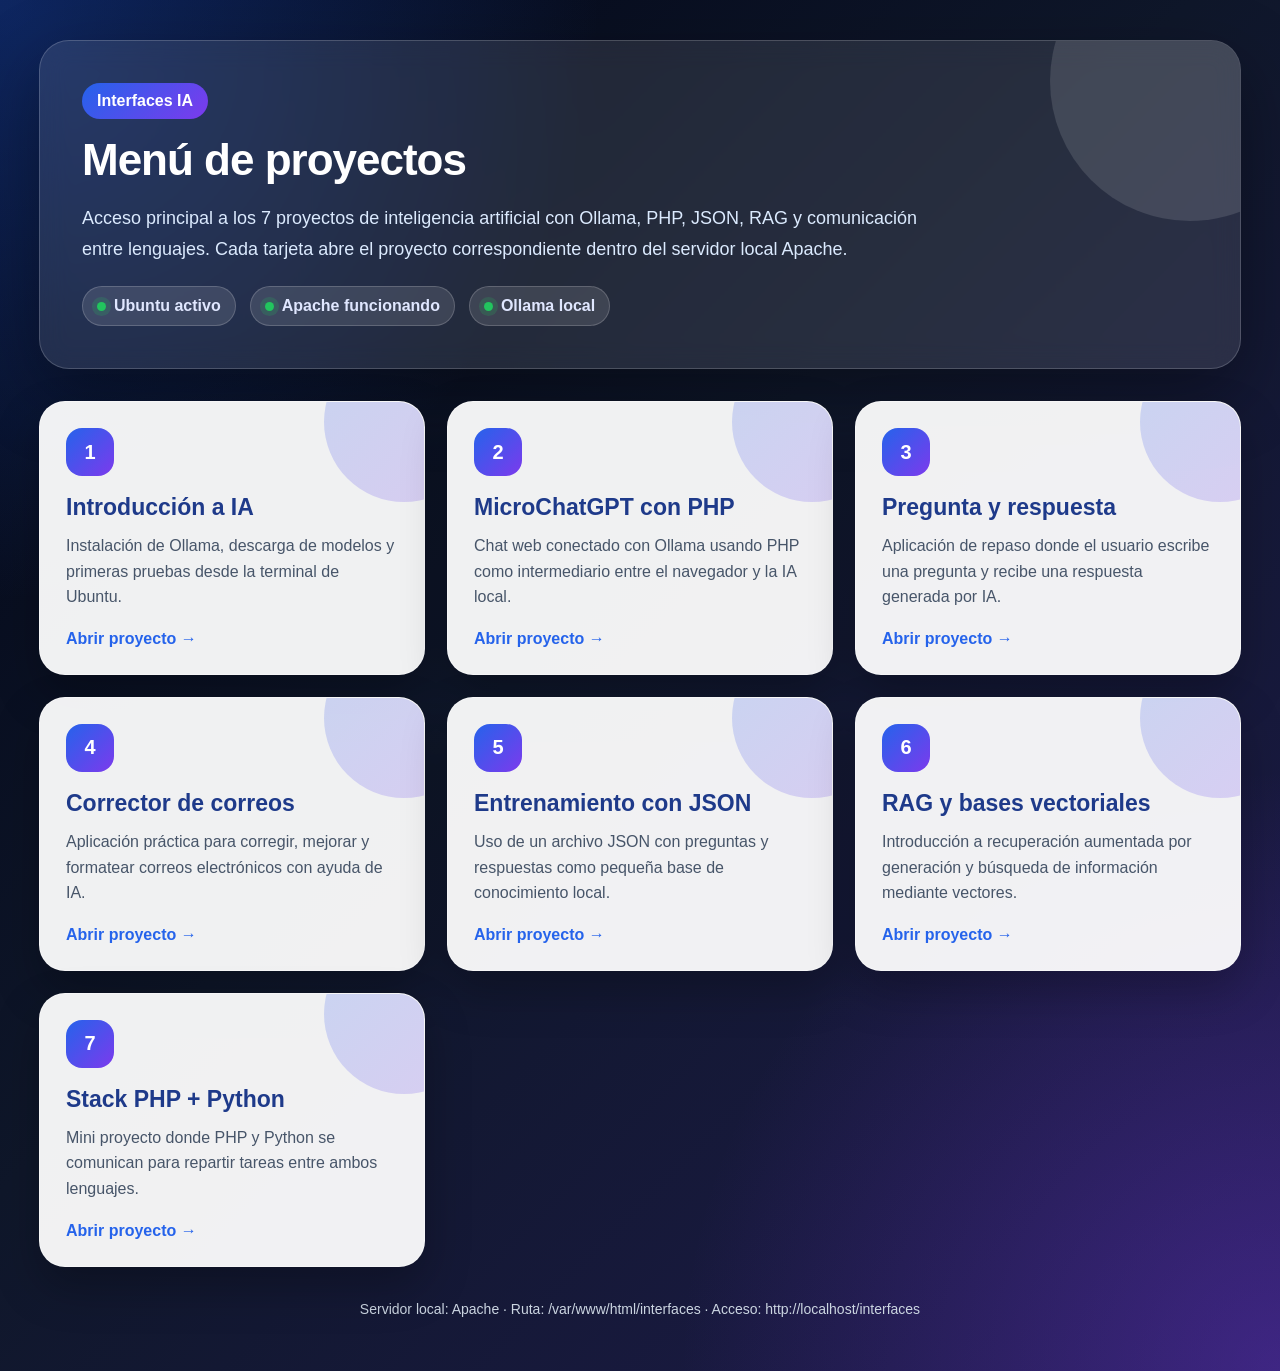
<file: index.html>
<!DOCTYPE html>
<html lang="es">
<head>
    <meta charset="UTF-8">
    <title>Interfaces IA - Menú de Proyectos</title>
    <meta name="viewport" content="width=device-width, initial-scale=1.0">

    <style>
        * {
            box-sizing: border-box;
        }

        :root {
            --azul: #2563eb;
            --azul-oscuro: #1e3a8a;
            --morado: #7c3aed;
            --fondo: #020617;
            --texto: #1e293b;
            --gris: #64748b;
            --blanco: #ffffff;
            --verde: #22c55e;
            --borde: rgba(255,255,255,0.18);
        }

        body {
            margin: 0;
            min-height: 100vh;
            font-family: "Segoe UI", Arial, sans-serif;
            background:
                radial-gradient(circle at top left, rgba(37, 99, 235, 0.35), transparent 32%),
                radial-gradient(circle at bottom right, rgba(124, 58, 237, 0.35), transparent 32%),
                linear-gradient(135deg, #020617, #0f172a 45%, #1e1b4b);
            color: white;
        }

        .contenedor {
            width: 100%;
            max-width: 1250px;
            margin: 0 auto;
            padding: 40px 24px;
        }

        .hero {
            background: rgba(255,255,255,0.10);
            border: 1px solid var(--borde);
            backdrop-filter: blur(14px);
            border-radius: 30px;
            padding: 42px;
            margin-bottom: 32px;
            box-shadow: 0 25px 70px rgba(0,0,0,0.35);
            position: relative;
            overflow: hidden;
        }

        .hero::after {
            content: "";
            position: absolute;
            width: 280px;
            height: 280px;
            right: -90px;
            top: -100px;
            background: rgba(255,255,255,0.12);
            border-radius: 50%;
        }

        .etiqueta {
            display: inline-block;
            background: linear-gradient(135deg, var(--azul), var(--morado));
            padding: 9px 15px;
            border-radius: 999px;
            font-weight: 800;
            margin-bottom: 16px;
        }

        .hero h1 {
            margin: 0;
            font-size: 44px;
            letter-spacing: -1px;
            position: relative;
            z-index: 1;
        }

        .hero p {
            max-width: 850px;
            font-size: 18px;
            line-height: 1.7;
            color: #dbeafe;
            position: relative;
            z-index: 1;
        }

        .estado {
            display: flex;
            gap: 14px;
            flex-wrap: wrap;
            margin-top: 22px;
            position: relative;
            z-index: 1;
        }

        .pill {
            background: rgba(255,255,255,0.12);
            border: 1px solid rgba(255,255,255,0.18);
            padding: 10px 14px;
            border-radius: 999px;
            color: #e0e7ff;
            font-weight: 600;
        }

        .pill span {
            display: inline-block;
            width: 9px;
            height: 9px;
            background: var(--verde);
            border-radius: 50%;
            margin-right: 8px;
            box-shadow: 0 0 0 5px rgba(34,197,94,0.18);
        }

        .grid {
            display: grid;
            grid-template-columns: repeat(3, 1fr);
            gap: 22px;
        }

        .card {
            text-decoration: none;
            color: inherit;
            background: rgba(255,255,255,0.94);
            color: var(--texto);
            border-radius: 26px;
            padding: 26px;
            min-height: 245px;
            display: flex;
            flex-direction: column;
            justify-content: space-between;
            border: 1px solid rgba(255,255,255,0.35);
            box-shadow: 0 20px 45px rgba(0,0,0,0.25);
            transition: 0.25s;
            position: relative;
            overflow: hidden;
        }

        .card::before {
            content: "";
            position: absolute;
            width: 160px;
            height: 160px;
            right: -60px;
            top: -60px;
            background: linear-gradient(135deg, rgba(37,99,235,0.20), rgba(124,58,237,0.20));
            border-radius: 50%;
        }

        .card:hover {
            transform: translateY(-8px);
            box-shadow: 0 28px 60px rgba(0,0,0,0.35);
        }

        .num {
            width: 48px;
            height: 48px;
            background: linear-gradient(135deg, var(--azul), var(--morado));
            color: white;
            border-radius: 16px;
            display: grid;
            place-items: center;
            font-size: 20px;
            font-weight: 900;
            margin-bottom: 18px;
        }

        .card h2 {
            margin: 0 0 12px;
            color: var(--azul-oscuro);
            font-size: 23px;
            position: relative;
            z-index: 1;
        }

        .card p {
            color: #475569;
            line-height: 1.6;
            margin: 0;
            position: relative;
            z-index: 1;
        }

        .abrir {
            margin-top: 20px;
            display: inline-flex;
            align-items: center;
            gap: 8px;
            color: var(--azul);
            font-weight: 900;
            position: relative;
            z-index: 1;
        }

        .desactivado {
            opacity: 0.62;
            cursor: not-allowed;
        }

        .desactivado:hover {
            transform: none;
        }

        .footer {
            margin-top: 34px;
            text-align: center;
            color: #cbd5e1;
            font-size: 14px;
        }

        @media (max-width: 1000px) {
            .grid {
                grid-template-columns: repeat(2, 1fr);
            }

            .hero h1 {
                font-size: 36px;
            }
        }

        @media (max-width: 650px) {
            .contenedor {
                padding: 24px 14px;
            }

            .hero {
                padding: 28px;
            }

            .hero h1 {
                font-size: 30px;
            }

            .grid {
                grid-template-columns: 1fr;
            }
        }
    </style>
</head>
<body>

    <main class="contenedor">

        <section class="hero">
            <span class="etiqueta">Interfaces IA</span>

            <h1>Menú de proyectos</h1>

            <p>
                Acceso principal a los 7 proyectos de inteligencia artificial con Ollama,
                PHP, JSON, RAG y comunicación entre lenguajes. Cada tarjeta abre el proyecto
                correspondiente dentro del servidor local Apache.
            </p>

            <div class="estado">
                <div class="pill"><span></span>Ubuntu activo</div>
                <div class="pill"><span></span>Apache funcionando</div>
                <div class="pill"><span></span>Ollama local</div>
            </div>
        </section>

        <section class="grid">

            <a class="card" href="proyecto1-introduccion-ia/">
                <div>
                    <div class="num">1</div>
                    <h2>Introducción a IA</h2>
                    <p>
                        Instalación de Ollama, descarga de modelos y primeras pruebas
                        desde la terminal de Ubuntu.
                    </p>
                </div>
                <span class="abrir">Abrir proyecto →</span>
            </a>

            <a class="card" href="proyecto2-microchatgpt-php/">
                <div>
                    <div class="num">2</div>
                    <h2>MicroChatGPT con PHP</h2>
                    <p>
                        Chat web conectado con Ollama usando PHP como intermediario
                        entre el navegador y la IA local.
                    </p>
                </div>
                <span class="abrir">Abrir proyecto →</span>
            </a>

            <a class="card" href="proyecto3-pregunta-respuesta/">
                <div>
                    <div class="num">3</div>
                    <h2>Pregunta y respuesta</h2>
                    <p>
                        Aplicación de repaso donde el usuario escribe una pregunta
                        y recibe una respuesta generada por IA.
                    </p>
                </div>
                <span class="abrir">Abrir proyecto →</span>
            </a>

            <a class="card" href="proyecto4-corrector-correos/">
                <div>
                    <div class="num">4</div>
                    <h2>Corrector de correos</h2>
                    <p>
                        Aplicación práctica para corregir, mejorar y formatear correos
                        electrónicos con ayuda de IA.
                    </p>
                </div>
                <span class="abrir">Abrir proyecto →</span>
            </a>

            <a class="card" href="proyecto5-entrenamiento-json/">
                <div>
                    <div class="num">5</div>
                    <h2>Entrenamiento con JSON</h2>
                    <p>
                        Uso de un archivo JSON con preguntas y respuestas como pequeña
                        base de conocimiento local.
                    </p>
                </div>
                <span class="abrir">Abrir proyecto →</span>
            </a>

            <a class="card" href="proyecto6-rag-bbdd-vectoriales/">
                <div>
                    <div class="num">6</div>
                    <h2>RAG y bases vectoriales</h2>
                    <p>
                        Introducción a recuperación aumentada por generación y búsqueda
                        de información mediante vectores.
                    </p>
                </div>
                <span class="abrir">Abrir proyecto →</span>
            </a>

            <a class="card" href="proyecto7-stack-php-python/">
                <div>
                    <div class="num">7</div>
                    <h2>Stack PHP + Python</h2>
                    <p>
                        Mini proyecto donde PHP y Python se comunican para repartir
                        tareas entre ambos lenguajes.
                    </p>
                </div>
                <span class="abrir">Abrir proyecto →</span>
            </a>

        </section>

        <p class="footer">
            Servidor local: Apache · Ruta: /var/www/html/interfaces · Acceso: http://localhost/interfaces
        </p>

    </main>

</body>
</html>
</file>
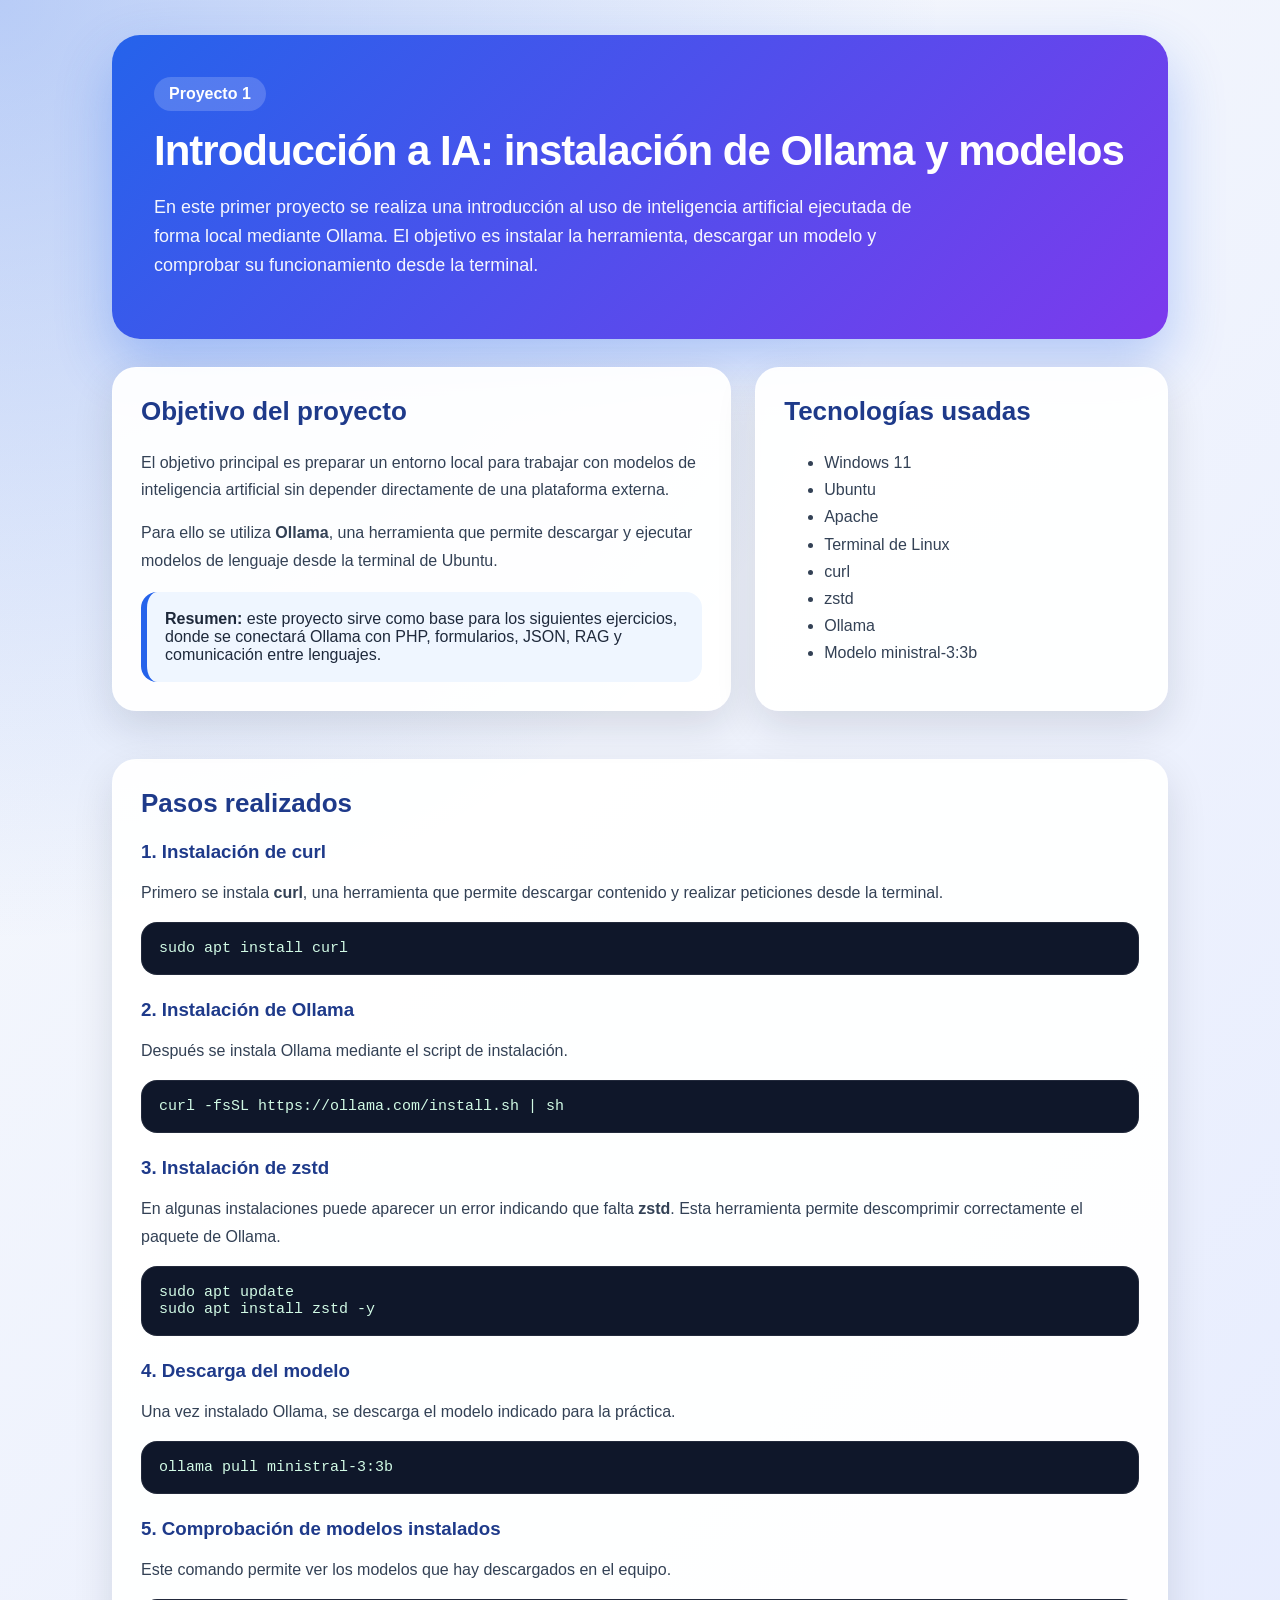
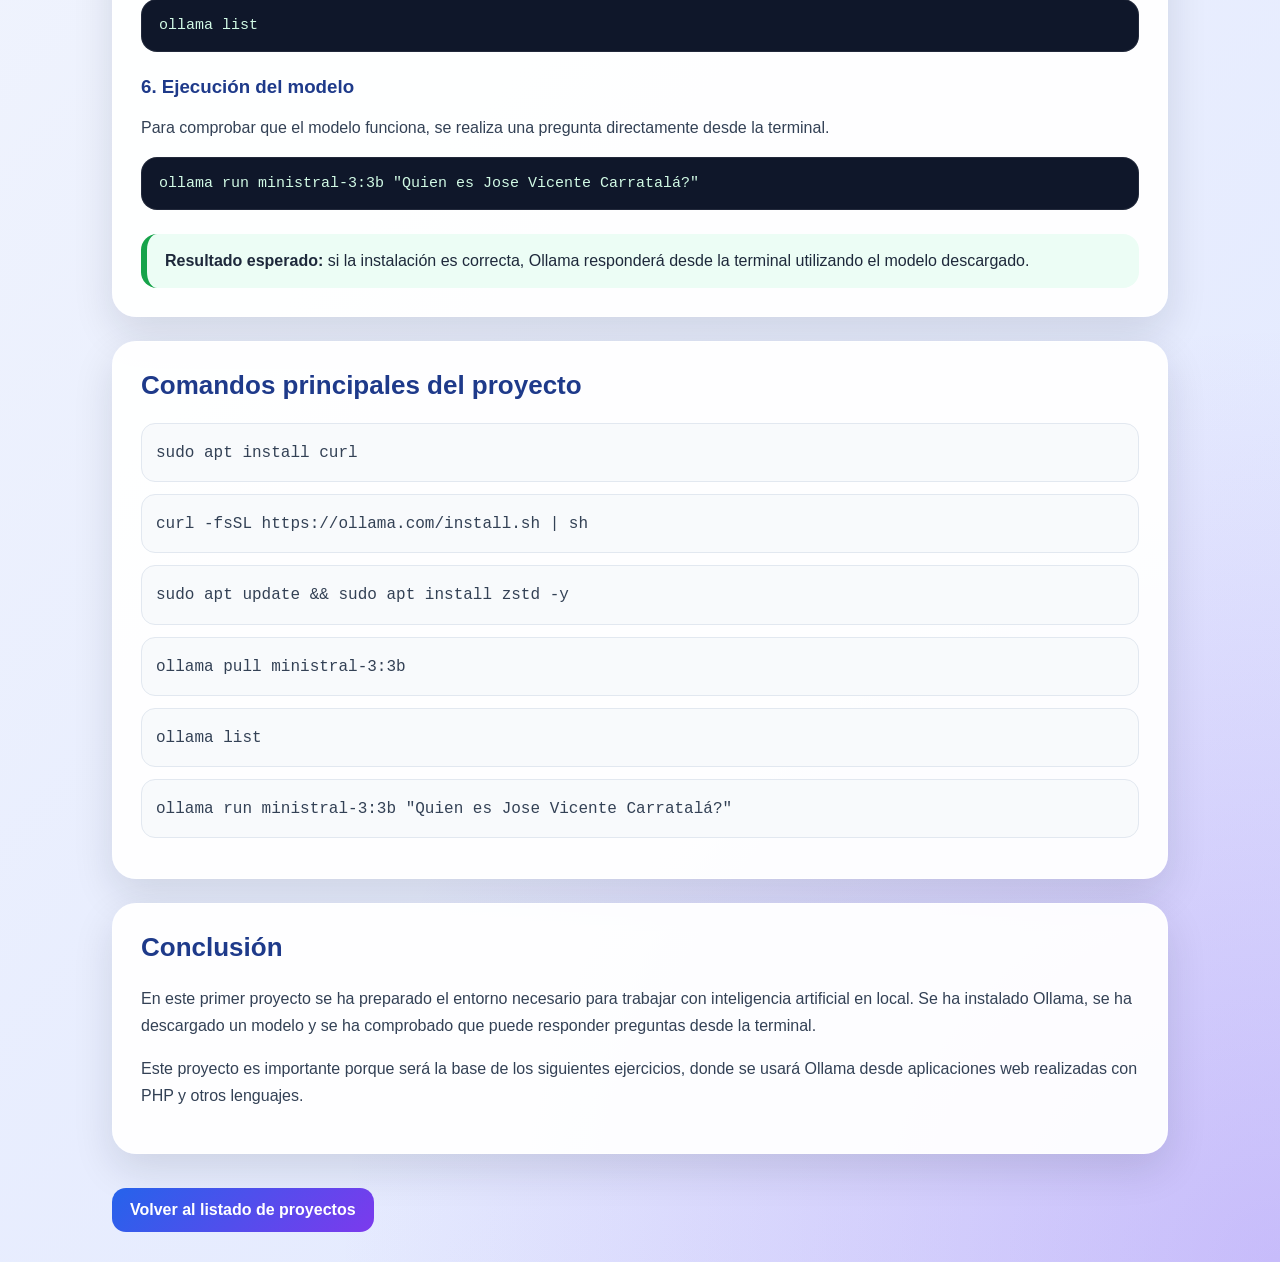
<file: proyecto 1-introduccion-ia/index.html>
<!DOCTYPE html>
<html lang="es">
<head>
    <meta charset="UTF-8">
    <title>Proyecto 1 - Introducción a IA</title>
    <meta name="viewport" content="width=device-width, initial-scale=1.0">

    <style>
        * {
            box-sizing: border-box;
        }

        :root {
            --azul: #2563eb;
            --azul-oscuro: #1e3a8a;
            --morado: #7c3aed;
            --fondo: #eef2ff;
            --texto: #1e293b;
            --gris: #64748b;
            --blanco: #ffffff;
            --verde: #16a34a;
            --negro: #0f172a;
        }

        body {
            margin: 0;
            min-height: 100vh;
            font-family: "Segoe UI", Arial, sans-serif;
            background:
                radial-gradient(circle at top left, rgba(37, 99, 235, 0.30), transparent 30%),
                radial-gradient(circle at bottom right, rgba(124, 58, 237, 0.25), transparent 30%),
                linear-gradient(135deg, #f8fafc, #e0e7ff);
            color: var(--texto);
        }

        .contenedor {
            max-width: 1100px;
            margin: 0 auto;
            padding: 35px 22px;
        }

        .hero {
            background: linear-gradient(135deg, var(--azul), var(--morado));
            color: white;
            padding: 42px;
            border-radius: 28px;
            margin-bottom: 28px;
            box-shadow: 0 24px 55px rgba(37, 99, 235, 0.30);
        }

        .etiqueta {
            display: inline-block;
            background: rgba(255, 255, 255, 0.18);
            padding: 8px 15px;
            border-radius: 999px;
            font-weight: bold;
            margin-bottom: 16px;
        }

        .hero h1 {
            margin: 0;
            font-size: 42px;
            letter-spacing: -1px;
        }

        .hero p {
            max-width: 780px;
            font-size: 18px;
            line-height: 1.6;
            opacity: 0.95;
        }

        .grid {
            display: grid;
            grid-template-columns: 1.2fr 0.8fr;
            gap: 24px;
            margin-bottom: 24px;
        }

        .card {
            background: rgba(255, 255, 255, 0.94);
            padding: 28px;
            border-radius: 24px;
            box-shadow: 0 16px 40px rgba(15, 23, 42, 0.12);
            border: 1px solid rgba(255, 255, 255, 0.60);
            margin-bottom: 24px;
        }

        .card h2 {
            margin-top: 0;
            color: var(--azul-oscuro);
            font-size: 26px;
        }

        .card p,
        .card li {
            line-height: 1.7;
            color: #334155;
        }

        .paso {
            margin-bottom: 24px;
        }

        .paso h3 {
            color: var(--azul-oscuro);
            margin-bottom: 10px;
        }

        pre {
            background: var(--negro);
            color: #d1fae5;
            padding: 18px;
            border-radius: 16px;
            overflow-x: auto;
            font-size: 15px;
            box-shadow: inset 0 0 0 1px rgba(255,255,255,0.08);
        }

        code {
            font-family: Consolas, monospace;
        }

        .nota {
            background: #eff6ff;
            border-left: 6px solid var(--azul);
            padding: 18px;
            border-radius: 16px;
            margin-top: 18px;
        }

        .resultado {
            background: #ecfdf5;
            border-left: 6px solid var(--verde);
            padding: 18px;
            border-radius: 16px;
            margin-top: 18px;
        }

        .lista-comandos {
            list-style: none;
            padding: 0;
            margin: 0;
        }

        .lista-comandos li {
            background: #f8fafc;
            border: 1px solid #e2e8f0;
            border-radius: 14px;
            padding: 14px;
            margin-bottom: 12px;
        }

        .volver {
            display: inline-block;
            text-decoration: none;
            font-weight: bold;
            color: white;
            background: linear-gradient(135deg, var(--azul), var(--morado));
            padding: 13px 18px;
            border-radius: 14px;
            margin-top: 10px;
        }

        .volver:hover {
            opacity: 0.9;
        }

        @media (max-width: 850px) {
            .grid {
                grid-template-columns: 1fr;
            }

            .hero {
                padding: 30px;
            }

            .hero h1 {
                font-size: 32px;
            }
        }
    </style>
</head>
<body>

    <main class="contenedor">

        <section class="hero">
            <span class="etiqueta">Proyecto 1</span>
            <h1>Introducción a IA: instalación de Ollama y modelos</h1>
            <p>
                En este primer proyecto se realiza una introducción al uso de inteligencia artificial
                ejecutada de forma local mediante Ollama. El objetivo es instalar la herramienta,
                descargar un modelo y comprobar su funcionamiento desde la terminal.
            </p>
        </section>

        <section class="grid">

            <article class="card">
                <h2>Objetivo del proyecto</h2>

                <p>
                    El objetivo principal es preparar un entorno local para trabajar con modelos
                    de inteligencia artificial sin depender directamente de una plataforma externa.
                </p>

                <p>
                    Para ello se utiliza <strong>Ollama</strong>, una herramienta que permite descargar
                    y ejecutar modelos de lenguaje desde la terminal de Ubuntu.
                </p>

                <div class="nota">
                    <strong>Resumen:</strong> este proyecto sirve como base para los siguientes ejercicios,
                    donde se conectará Ollama con PHP, formularios, JSON, RAG y comunicación entre lenguajes.
                </div>
            </article>

            <aside class="card">
                <h2>Tecnologías usadas</h2>

                <ul>
                    <li>Windows 11</li>
                    <li>Ubuntu</li>
                    <li>Apache</li>
                    <li>Terminal de Linux</li>
                    <li>curl</li>
                    <li>zstd</li>
                    <li>Ollama</li>
                    <li>Modelo ministral-3:3b</li>
                </ul>
            </aside>

        </section>

        <section class="card">

            <h2>Pasos realizados</h2>

            <div class="paso">
                <h3>1. Instalación de curl</h3>
                <p>
                    Primero se instala <strong>curl</strong>, una herramienta que permite descargar
                    contenido y realizar peticiones desde la terminal.
                </p>

                <pre><code>sudo apt install curl</code></pre>
            </div>

            <div class="paso">
                <h3>2. Instalación de Ollama</h3>
                <p>
                    Después se instala Ollama mediante el script de instalación.
                </p>

                <pre><code>curl -fsSL https://ollama.com/install.sh | sh</code></pre>
            </div>

            <div class="paso">
                <h3>3. Instalación de zstd</h3>
                <p>
                    En algunas instalaciones puede aparecer un error indicando que falta
                    <strong>zstd</strong>. Esta herramienta permite descomprimir correctamente
                    el paquete de Ollama.
                </p>

                <pre><code>sudo apt update
sudo apt install zstd -y</code></pre>
            </div>

            <div class="paso">
                <h3>4. Descarga del modelo</h3>
                <p>
                    Una vez instalado Ollama, se descarga el modelo indicado para la práctica.
                </p>

                <pre><code>ollama pull ministral-3:3b</code></pre>
            </div>

            <div class="paso">
                <h3>5. Comprobación de modelos instalados</h3>
                <p>
                    Este comando permite ver los modelos que hay descargados en el equipo.
                </p>

                <pre><code>ollama list</code></pre>
            </div>

            <div class="paso">
                <h3>6. Ejecución del modelo</h3>
                <p>
                    Para comprobar que el modelo funciona, se realiza una pregunta directamente
                    desde la terminal.
                </p>

                <pre><code>ollama run ministral-3:3b "Quien es Jose Vicente Carratalá?"</code></pre>
            </div>

            <div class="resultado">
                <strong>Resultado esperado:</strong> si la instalación es correcta, Ollama responderá
                desde la terminal utilizando el modelo descargado.
            </div>

        </section>

        <section class="card">
            <h2>Comandos principales del proyecto</h2>

            <ul class="lista-comandos">
                <li><code>sudo apt install curl</code></li>
                <li><code>curl -fsSL https://ollama.com/install.sh | sh</code></li>
                <li><code>sudo apt update && sudo apt install zstd -y</code></li>
                <li><code>ollama pull ministral-3:3b</code></li>
                <li><code>ollama list</code></li>
                <li><code>ollama run ministral-3:3b "Quien es Jose Vicente Carratalá?"</code></li>
            </ul>
        </section>

        <section class="card">
            <h2>Conclusión</h2>

            <p>
                En este primer proyecto se ha preparado el entorno necesario para trabajar con
                inteligencia artificial en local. Se ha instalado Ollama, se ha descargado un modelo
                y se ha comprobado que puede responder preguntas desde la terminal.
            </p>

            <p>
                Este proyecto es importante porque será la base de los siguientes ejercicios, donde
                se usará Ollama desde aplicaciones web realizadas con PHP y otros lenguajes.
            </p>
        </section>

        <a href="../" class="volver">Volver al listado de proyectos</a>

    </main>

</body>
</html>
</file>
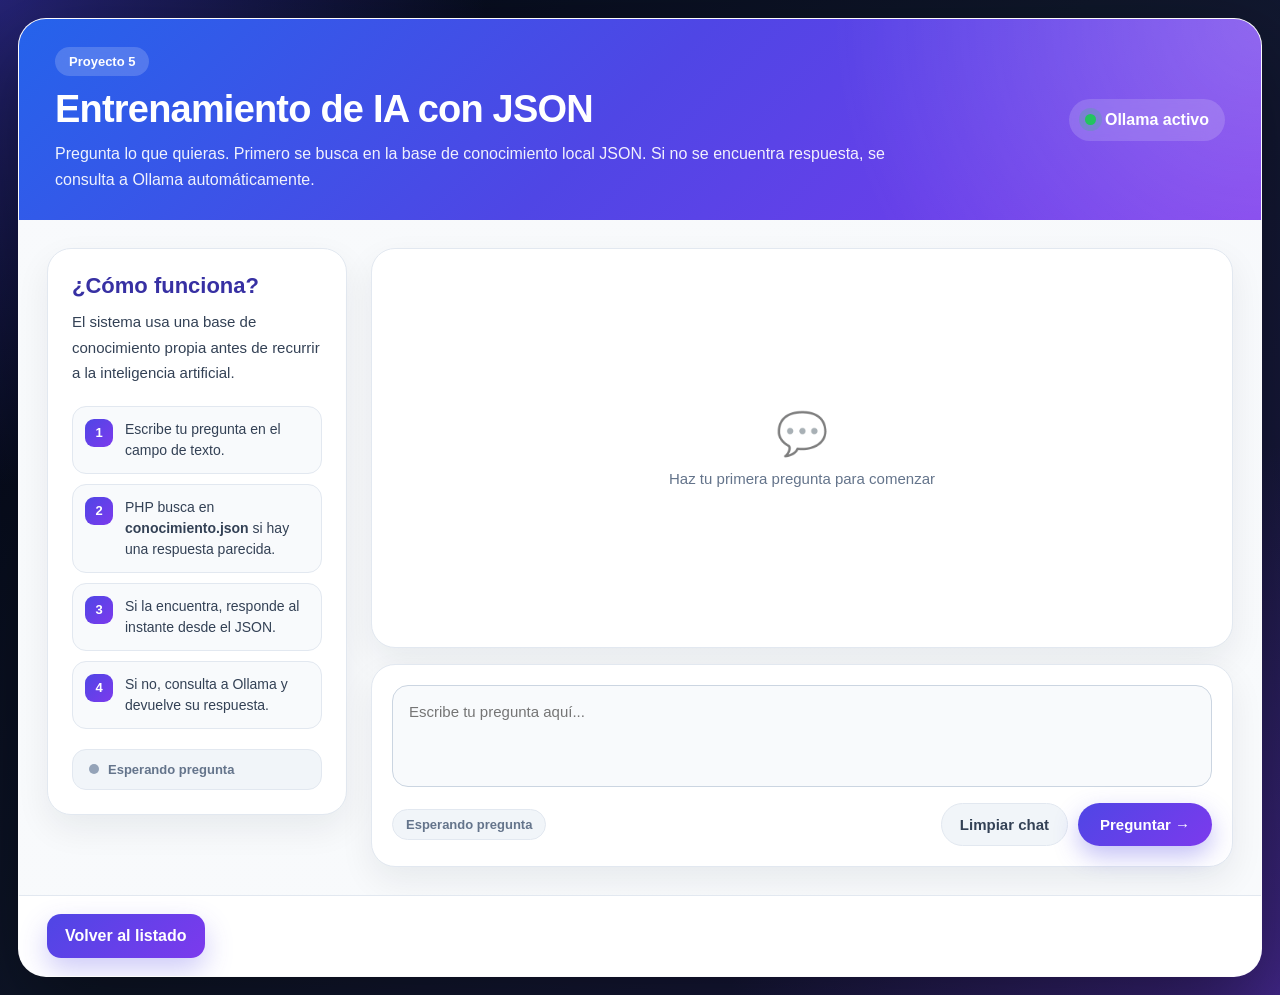
<file: proyecto5-entrenamiento-json/index.html>
<!DOCTYPE html>
<html lang="es">
<head>
    <meta charset="UTF-8">
    <title>Proyecto 5 - Entrenamiento de IA con JSON</title>
    <meta name="viewport" content="width=device-width, initial-scale=1.0">
    <link rel="stylesheet" href="style.css?v=1">
</head>
<body>

    <main class="app">

        <section class="card">

            <header class="header">
                <div>
                    <span class="badge">Proyecto 5</span>
                    <h1>Entrenamiento de IA con JSON</h1>
                    <p>
                        Pregunta lo que quieras. Primero se busca en la base de conocimiento local JSON.
                        Si no se encuentra respuesta, se consulta a Ollama automáticamente.
                    </p>
                </div>

                <div class="estado-ia">
                    <span></span>
                    Ollama activo
                </div>
            </header>

            <section class="contenido">

                <aside class="panel-info">
                    <h2>¿Cómo funciona?</h2>

                    <p>
                        El sistema usa una base de conocimiento propia antes de
                        recurrir a la inteligencia artificial.
                    </p>

                    <div class="lista-info">
                        <div>
                            <span>1</span>
                            <p>Escribe tu pregunta en el campo de texto.</p>
                        </div>
                        <div>
                            <span>2</span>
                            <p>PHP busca en <strong>conocimiento.json</strong> si hay una respuesta parecida.</p>
                        </div>
                        <div>
                            <span>3</span>
                            <p>Si la encuentra, responde al instante desde el JSON.</p>
                        </div>
                        <div>
                            <span>4</span>
                            <p>Si no, consulta a Ollama y devuelve su respuesta.</p>
                        </div>
                    </div>

                    <div class="fuente-badge" id="fuenteBadge">
                        <span class="dot"></span>
                        <span class="texto">Esperando pregunta</span>
                    </div>
                </aside>

                <section class="zona-trabajo">

                    <div class="chat" id="chat">
                        <div class="chat-vacio">
                            <div class="chat-icono">💬</div>
                            <p>Haz tu primera pregunta para comenzar</p>
                        </div>
                    </div>

                    <div class="entrada">
                        <textarea
                            id="pregunta"
                            placeholder="Escribe tu pregunta aquí..."
                            rows="3"
                        ></textarea>
                        <div class="entrada-acciones">
                            <span id="estadoEntrada">Esperando pregunta</span>
                            <div class="botones">
                                <button type="button" id="btnLimpiar" class="btn-limpiar">Limpiar chat</button>
                                <button type="button" id="btnPreguntar" class="btn-principal">Preguntar →</button>
                            </div>
                        </div>
                    </div>

                </section>

            </section>

            <footer class="footer">
                <a href="../" class="volver">Volver al listado</a>
            </footer>

        </section>

    </main>

    <script src="script.js?v=1"></script>
</body>
</html>
</file>
<file: proyecto5-entrenamiento-json/style.css>
* {
    box-sizing: border-box;
}

:root {
    --primary: #4f46e5;
    --primary-dark: #3730a3;
    --secondary: #7c3aed;
    --text: #0f172a;
    --muted: #64748b;
    --border: #e2e8f0;
    --white: #ffffff;
    --success: #22c55e;
    --warning: #f59e0b;
    --danger: #dc2626;
}

body {
    margin: 0;
    min-height: 100vh;
    font-family: "Segoe UI", Arial, sans-serif;
    background:
        radial-gradient(circle at top left, rgba(79, 70, 229, 0.45), transparent 30%),
        radial-gradient(circle at bottom right, rgba(124, 58, 237, 0.38), transparent 34%),
        linear-gradient(135deg, #020617, #0f172a 48%, #1e1b4b);
    color: var(--text);
}

.app {
    width: 100%;
    min-height: 100vh;
    padding: 18px;
    display: flex;
}

.card {
    width: 100%;
    min-height: calc(100vh - 36px);
    background: rgba(255, 255, 255, 0.97);
    border-radius: 28px;
    overflow: hidden;
    display: flex;
    flex-direction: column;
    box-shadow: 0 32px 90px rgba(0, 0, 0, 0.45);
    border: 1px solid rgba(255, 255, 255, 0.45);
}

/* Header */
.header {
    padding: 28px 36px;
    color: white;
    display: flex;
    justify-content: space-between;
    align-items: center;
    gap: 28px;
    background:
        radial-gradient(circle at top right, rgba(255, 255, 255, 0.22), transparent 34%),
        linear-gradient(135deg, #2563eb, #4f46e5 48%, #7c3aed);
}

.badge {
    display: inline-block;
    padding: 7px 14px;
    border-radius: 999px;
    background: rgba(255, 255, 255, 0.18);
    font-size: 13px;
    font-weight: 800;
    margin-bottom: 12px;
    backdrop-filter: blur(10px);
}

.header h1 {
    margin: 0;
    font-size: 38px;
    letter-spacing: -0.8px;
}

.header p {
    margin: 10px 0 0;
    max-width: 850px;
    line-height: 1.6;
    opacity: 0.92;
}

.estado-ia {
    display: flex;
    align-items: center;
    gap: 9px;
    padding: 12px 16px;
    border-radius: 999px;
    background: rgba(255, 255, 255, 0.16);
    font-weight: 800;
    white-space: nowrap;
    backdrop-filter: blur(10px);
}

.estado-ia span {
    width: 11px;
    height: 11px;
    border-radius: 50%;
    background: var(--success);
    box-shadow: 0 0 0 6px rgba(34, 197, 94, 0.2);
}

/* Contenido */
.contenido {
    flex: 1;
    min-height: 0;
    padding: 28px;
    display: grid;
    grid-template-columns: 300px minmax(0, 1fr);
    gap: 24px;
    background:
        linear-gradient(rgba(248, 250, 252, 0.96), rgba(248, 250, 252, 0.96)),
        radial-gradient(circle at top right, rgba(79, 70, 229, 0.12), transparent 35%);
}

/* Panel info */
.panel-info {
    background: white;
    border: 1px solid var(--border);
    border-radius: 24px;
    padding: 24px;
    box-shadow: 0 14px 34px rgba(15, 23, 42, 0.07);
    align-self: start;
}

.panel-info h2 {
    margin: 0 0 10px;
    color: var(--primary-dark);
    font-size: 22px;
}

.panel-info > p {
    margin: 0;
    color: #334155;
    line-height: 1.7;
    font-size: 15px;
}

.lista-info {
    margin-top: 20px;
    display: grid;
    gap: 10px;
}

.lista-info div {
    display: flex;
    gap: 12px;
    background: #f8fafc;
    border: 1px solid var(--border);
    padding: 12px;
    border-radius: 14px;
}

.lista-info span {
    width: 28px;
    height: 28px;
    flex-shrink: 0;
    border-radius: 9px;
    background: linear-gradient(135deg, var(--primary), var(--secondary));
    color: white;
    display: grid;
    place-items: center;
    font-weight: 900;
    font-size: 13px;
}

.lista-info p {
    margin: 0;
    font-size: 14px;
    color: #334155;
    line-height: 1.5;
}

/* Badge de fuente */
.fuente-badge {
    margin-top: 20px;
    display: flex;
    align-items: center;
    gap: 9px;
    padding: 12px 16px;
    border-radius: 14px;
    background: #f1f5f9;
    border: 1px solid var(--border);
    transition: 0.3s;
}

.fuente-badge .dot {
    width: 10px;
    height: 10px;
    border-radius: 50%;
    background: #94a3b8;
    flex-shrink: 0;
    transition: 0.3s;
}

.fuente-badge .texto {
    font-size: 13px;
    font-weight: 700;
    color: var(--muted);
    transition: 0.3s;
}

.fuente-badge.json {
    background: #f0fdf4;
    border-color: #bbf7d0;
}

.fuente-badge.json .dot {
    background: var(--success);
    box-shadow: 0 0 0 4px rgba(34, 197, 94, 0.2);
}

.fuente-badge.json .texto {
    color: #166534;
}

.fuente-badge.ollama {
    background: #eff6ff;
    border-color: #bfdbfe;
}

.fuente-badge.ollama .dot {
    background: #3b82f6;
    box-shadow: 0 0 0 4px rgba(59, 130, 246, 0.2);
}

.fuente-badge.ollama .texto {
    color: #1e40af;
}

/* Zona de trabajo */
.zona-trabajo {
    display: flex;
    flex-direction: column;
    gap: 16px;
    min-height: 0;
}

/* Chat */
.chat {
    flex: 1;
    min-height: 400px;
    max-height: 520px;
    overflow-y: auto;
    background: white;
    border: 1px solid var(--border);
    border-radius: 24px;
    padding: 20px;
    box-shadow: 0 14px 34px rgba(15, 23, 42, 0.07);
    display: flex;
    flex-direction: column;
    gap: 16px;
    scroll-behavior: smooth;
}

.chat-vacio {
    flex: 1;
    display: flex;
    flex-direction: column;
    align-items: center;
    justify-content: center;
    gap: 12px;
    color: var(--muted);
    text-align: center;
}

.chat-icono {
    font-size: 42px;
    opacity: 0.5;
}

.chat-vacio p {
    margin: 0;
    font-size: 15px;
}

/* Mensajes */
.mensaje {
    display: flex;
    flex-direction: column;
    gap: 4px;
    animation: aparecer 0.25s ease;
}

@keyframes aparecer {
    from { opacity: 0; transform: translateY(8px); }
    to   { opacity: 1; transform: translateY(0); }
}

.mensaje.usuario {
    align-items: flex-end;
}

.mensaje.respuesta {
    align-items: flex-start;
}

.burbuja {
    max-width: 80%;
    padding: 13px 17px;
    border-radius: 18px;
    font-size: 15px;
    line-height: 1.65;
}

.mensaje.usuario .burbuja {
    background: linear-gradient(135deg, var(--primary), var(--secondary));
    color: white;
    border-bottom-right-radius: 5px;
}

.mensaje.respuesta .burbuja {
    background: #f1f5f9;
    color: var(--text);
    border-bottom-left-radius: 5px;
    border: 1px solid var(--border);
}

.mensaje.respuesta .burbuja.pensando {
    color: var(--muted);
    font-style: italic;
}

.etiqueta-fuente {
    font-size: 11px;
    font-weight: 700;
    padding: 3px 9px;
    border-radius: 999px;
}

.etiqueta-fuente.json {
    background: #dcfce7;
    color: #166534;
}

.etiqueta-fuente.ollama {
    background: #dbeafe;
    color: #1e40af;
}

/* Entrada */
.entrada {
    background: white;
    border: 1px solid var(--border);
    border-radius: 24px;
    padding: 20px;
    box-shadow: 0 14px 34px rgba(15, 23, 42, 0.07);
}

.entrada textarea {
    width: 100%;
    resize: none;
    border: 1px solid #cbd5e1;
    border-radius: 16px;
    padding: 14px 16px;
    font-size: 15px;
    font-family: inherit;
    background: #f8fafc;
    line-height: 1.6;
    transition: 0.2s;
}

.entrada textarea:focus {
    outline: none;
    border-color: var(--primary);
    background: white;
    box-shadow: 0 0 0 4px rgba(79, 70, 229, 0.12);
}

.entrada-acciones {
    display: flex;
    justify-content: space-between;
    align-items: center;
    margin-top: 12px;
    gap: 12px;
    flex-wrap: wrap;
}

.entrada-acciones > span {
    font-size: 13px;
    font-weight: 700;
    color: var(--muted);
    background: #f1f5f9;
    padding: 7px 13px;
    border-radius: 999px;
    border: 1px solid var(--border);
}

.botones {
    display: flex;
    gap: 10px;
}

button {
    border: none;
    cursor: pointer;
    font-family: inherit;
    font-size: 15px;
}

.btn-principal {
    border-radius: 999px;
    padding: 12px 22px;
    background: linear-gradient(135deg, var(--primary), var(--secondary));
    color: white;
    font-weight: 900;
    box-shadow: 0 10px 24px rgba(79, 70, 229, 0.34);
    transition: 0.2s;
}

.btn-principal:hover {
    transform: translateY(-2px);
    box-shadow: 0 14px 32px rgba(79, 70, 229, 0.44);
}

.btn-principal:disabled {
    opacity: 0.7;
    cursor: not-allowed;
    transform: none;
}

.btn-limpiar {
    border-radius: 999px;
    padding: 12px 18px;
    background: #f1f5f9;
    color: #334155;
    font-weight: 700;
    border: 1px solid var(--border);
    transition: 0.2s;
}

.btn-limpiar:hover {
    background: #e2e8f0;
}

/* Footer */
.footer {
    padding: 18px 28px;
    border-top: 1px solid var(--border);
    background: white;
}

.volver {
    display: inline-block;
    text-decoration: none;
    color: white;
    background: linear-gradient(135deg, var(--primary), var(--secondary));
    padding: 13px 18px;
    border-radius: 14px;
    font-weight: bold;
    box-shadow: 0 12px 28px rgba(79, 70, 229, 0.28);
    transition: 0.2s;
}

.volver:hover {
    transform: translateY(-2px);
    box-shadow: 0 16px 34px rgba(79, 70, 229, 0.38);
}

/* Responsive */
@media (max-width: 1000px) {
    .contenido {
        grid-template-columns: 1fr;
    }
}

@media (max-width: 700px) {
    .app { padding: 10px; }
    .card { min-height: calc(100vh - 20px); border-radius: 22px; }
    .header { flex-direction: column; align-items: flex-start; padding: 22px; }
    .header h1 { font-size: 26px; }
    .contenido { padding: 16px; gap: 16px; }
    .entrada-acciones { flex-direction: column; align-items: stretch; }
    .botones { flex-direction: column; }
    .botones button { width: 100%; }
    .footer { padding: 16px 18px; }
}
</file>
